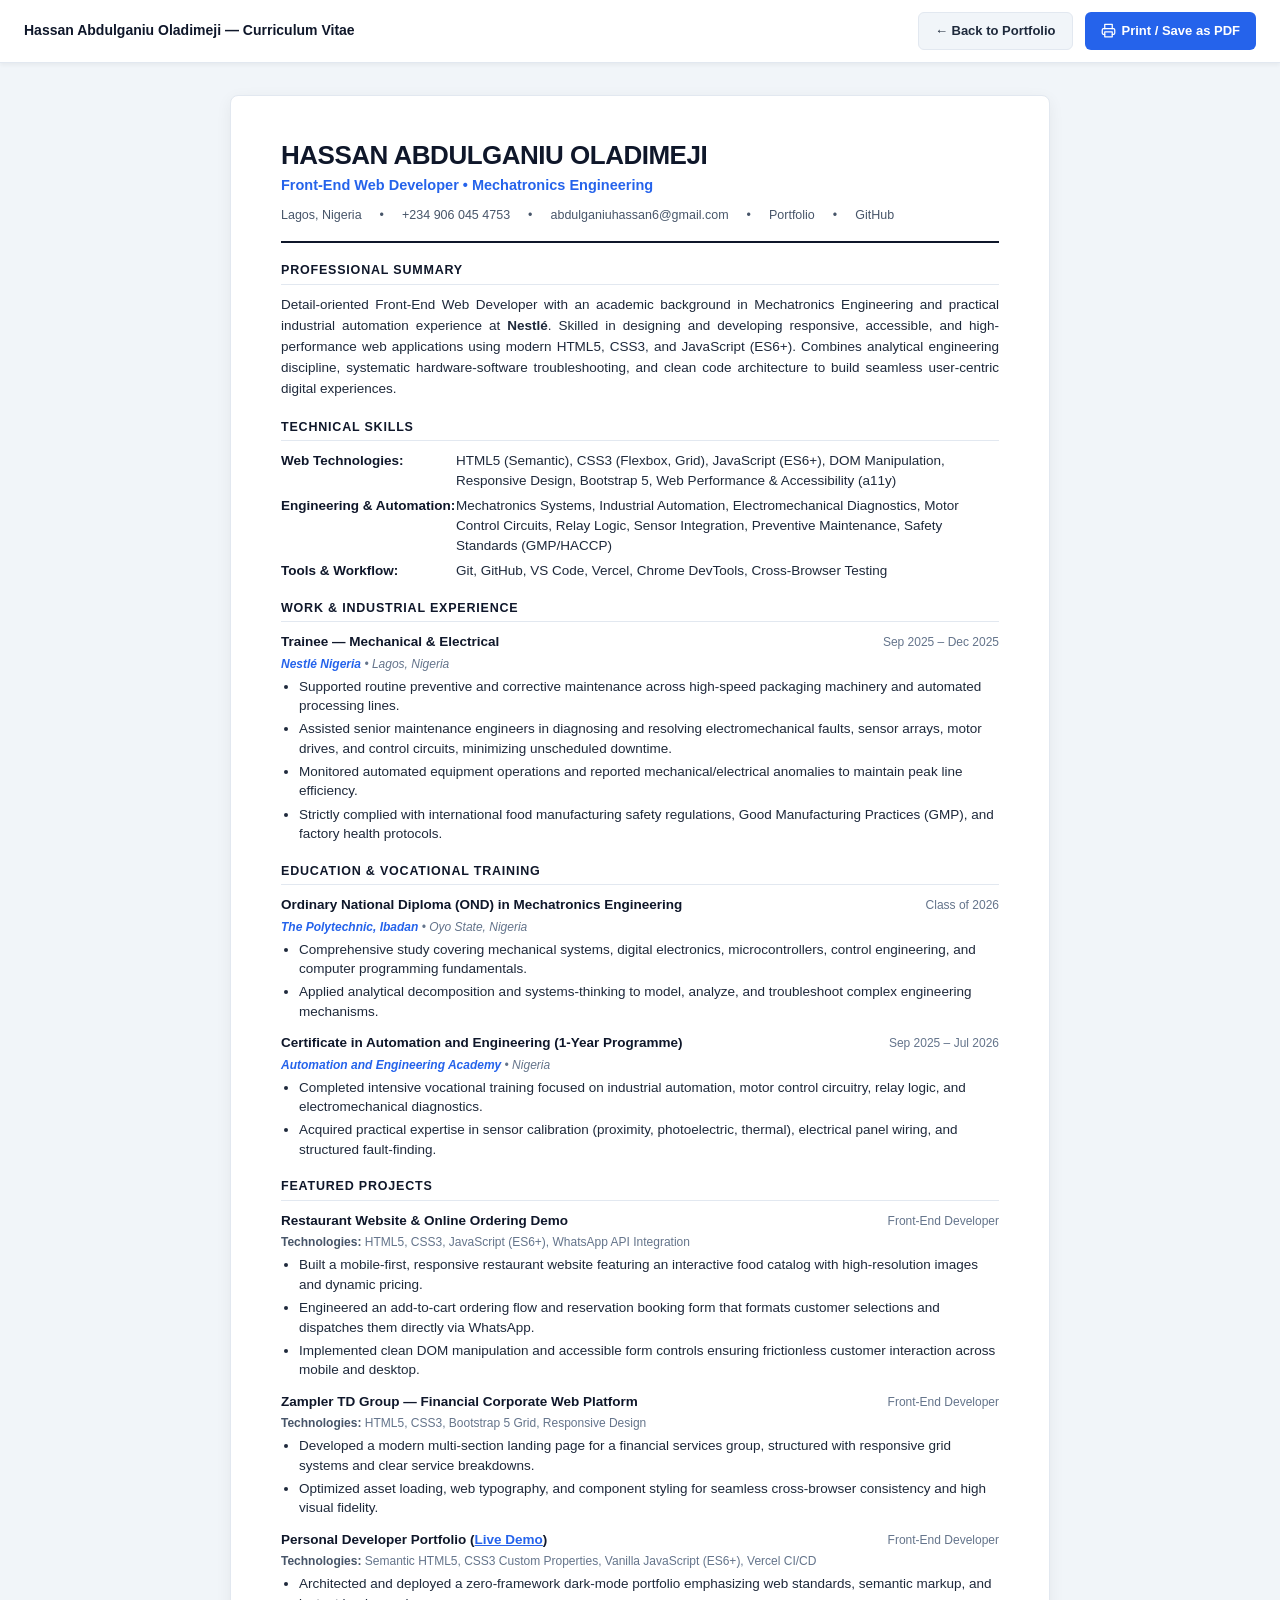
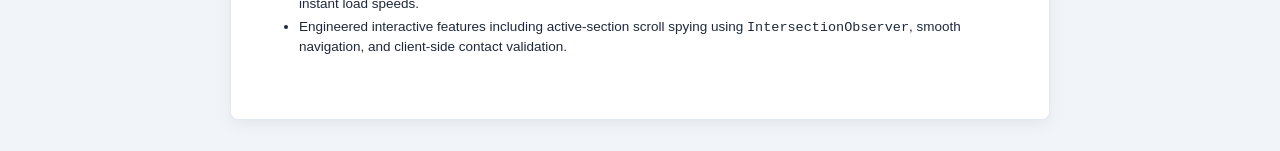
<file: cv.html>
<!DOCTYPE html>
<html lang="en">
<head>
  <meta charset="UTF-8">
  <meta name="viewport" content="width=device-width, initial-scale=1.0">
  <title>Hassan Abdulganiu Oladimeji - Curriculum Vitae</title>
  <style>
    :root {
      --primary-color: #0f172a;
      --accent-color: #2563eb;
      --text-main: #1e293b;
      --text-muted: #475569;
      --text-light: #64748b;
      --border-color: #e2e8f0;
      --bg-light: #f8fafc;
    }

    * {
      box-sizing: border-box;
      margin: 0;
      padding: 0;
    }

    body {
      font-family: -apple-system, BlinkMacSystemFont, "Segoe UI", Roboto, "Helvetica Neue", Arial, sans-serif;
      color: var(--text-main);
      background-color: #f1f5f9;
      line-height: 1.5;
      font-size: 13.5px;
      -webkit-font-smoothing: antialiased;
    }

    /* Floating action toolbar for web view */
    .toolbar {
      position: sticky;
      top: 0;
      background: #ffffff;
      border-bottom: 1px solid var(--border-color);
      padding: 12px 24px;
      display: flex;
      justify-content: space-between;
      align-items: center;
      box-shadow: 0 2px 4px rgba(0, 0, 0, 0.05);
      z-index: 100;
    }

    .toolbar-title {
      font-size: 14px;
      font-weight: 600;
      color: var(--primary-color);
    }

    .toolbar-actions {
      display: flex;
      gap: 12px;
    }

    .btn {
      display: inline-flex;
      align-items: center;
      gap: 6px;
      padding: 8px 16px;
      border-radius: 6px;
      font-size: 13px;
      font-weight: 600;
      text-decoration: none;
      cursor: pointer;
      border: none;
      transition: all 0.15s ease;
    }

    .btn-primary {
      background: var(--accent-color);
      color: #ffffff;
    }

    .btn-primary:hover {
      background: #1d4ed8;
    }

    .btn-secondary {
      background: #f1f5f9;
      color: var(--text-main);
      border: 1px solid var(--border-color);
    }

    .btn-secondary:hover {
      background: #e2e8f0;
    }

    /* Page container */
    .page {
      max-width: 820px;
      margin: 32px auto;
      background: #ffffff;
      padding: 44px 50px;
      border-radius: 8px;
      box-shadow: 0 4px 16px rgba(0, 0, 0, 0.06);
      border: 1px solid var(--border-color);
    }

    /* Header */
    header {
      border-bottom: 2px solid var(--primary-color);
      padding-bottom: 16px;
      margin-bottom: 18px;
    }

    .name {
      font-size: 26px;
      font-weight: 800;
      letter-spacing: -0.5px;
      color: var(--primary-color);
      text-transform: uppercase;
      line-height: 1.2;
    }

    .headline {
      font-size: 14.5px;
      font-weight: 600;
      color: var(--accent-color);
      margin-top: 4px;
      margin-bottom: 10px;
    }

    .contact-bar {
      display: flex;
      flex-wrap: wrap;
      gap: 8px 18px;
      font-size: 12.5px;
      color: var(--text-muted);
    }

    .contact-item {
      display: inline-flex;
      align-items: center;
      gap: 5px;
    }

    .contact-item a {
      color: var(--text-muted);
      text-decoration: none;
    }

    .contact-item a:hover {
      color: var(--accent-color);
      text-decoration: underline;
    }

    /* Sections */
    section {
      margin-bottom: 18px;
    }

    .section-title {
      font-size: 12.5px;
      font-weight: 800;
      text-transform: uppercase;
      letter-spacing: 0.8px;
      color: var(--primary-color);
      border-bottom: 1px solid var(--border-color);
      padding-bottom: 4px;
      margin-bottom: 10px;
    }

    .summary-text {
      color: var(--text-main);
      text-align: justify;
      line-height: 1.55;
    }

    /* Skill blocks */
    .skills-grid {
      display: flex;
      flex-direction: column;
      gap: 6px;
    }

    .skill-row {
      display: flex;
      line-height: 1.45;
    }

    .skill-label {
      width: 175px;
      font-weight: 700;
      color: var(--primary-color);
      flex-shrink: 0;
    }

    .skill-items {
      color: var(--text-main);
      flex-grow: 1;
    }

    /* Entry items */
    .entry {
      margin-bottom: 12px;
    }

    .entry:last-child {
      margin-bottom: 0;
    }

    .entry-header {
      display: flex;
      justify-content: space-between;
      align-items: baseline;
      margin-bottom: 2px;
    }

    .entry-title {
      font-size: 13.5px;
      font-weight: 700;
      color: var(--primary-color);
    }

    .entry-company {
      font-weight: 600;
      color: var(--accent-color);
    }

    .entry-date {
      font-size: 12px;
      font-weight: 500;
      color: var(--text-light);
      white-space: nowrap;
    }

    .entry-location {
      font-size: 12px;
      color: var(--text-light);
      font-style: italic;
      margin-bottom: 4px;
    }

    ul.bullet-list {
      margin-left: 18px;
      margin-top: 4px;
      color: var(--text-main);
    }

    ul.bullet-list li {
      margin-bottom: 3.5px;
      line-height: 1.45;
    }

    ul.bullet-list li:last-child {
      margin-bottom: 0;
    }

    .project-tech {
      font-size: 12px;
      color: var(--text-light);
      margin-bottom: 4px;
    }

    .project-tech strong {
      color: var(--text-muted);
    }

    /* Print styling rules */
    @media print {
      body {
        background: #ffffff;
        font-size: 11pt;
        color: #000000;
      }

      .toolbar {
        display: none !important;
      }

      .page {
        max-width: 100%;
        margin: 0;
        padding: 0;
        border: none;
        box-shadow: none;
        border-radius: 0;
      }

      header {
        border-bottom-color: #0f172a;
      }

      .name {
        color: #0f172a;
      }

      .headline {
        color: #2563eb;
      }

      a {
        text-decoration: none;
        color: inherit;
      }

      .section-title {
        border-bottom-color: #cbd5e1;
        break-after: avoid;
      }

      .entry {
        break-inside: avoid;
      }
    }
  </style>
</head>
<body>

  <!-- Top toolbar for viewing in browser -->
  <div class="toolbar">
    <div class="toolbar-title">Hassan Abdulganiu Oladimeji &mdash; Curriculum Vitae</div>
    <div class="toolbar-actions">
      <a href="index.html" class="btn btn-secondary">&larr; Back to Portfolio</a>
      <button onclick="window.print()" class="btn btn-primary">
        <svg width="15" height="15" viewBox="0 0 24 24" fill="none" stroke="currentColor" stroke-width="2" stroke-linecap="round" stroke-linejoin="round">
          <polyline points="6 9 6 2 18 2 18 9"></polyline>
          <path d="M6 18H4a2 2 0 0 1-2-2v-5a2 2 0 0 1 2-2h16a2 2 0 0 1 2 2v5a2 2 0 0 1-2 2h-2"></path>
          <rect x="6" y="14" width="12" height="8"></rect>
        </svg>
        Print / Save as PDF
      </button>
    </div>
  </div>

  <main class="page">
    
    <!-- HEADER -->
    <header>
      <h1 class="name">Hassan Abdulganiu Oladimeji</h1>
      <p class="headline">Front-End Web Developer &bull; Mechatronics Engineering</p>
      <div class="contact-bar">
        <span class="contact-item">Lagos, Nigeria</span>
        <span class="contact-item">&bull;</span>
        <span class="contact-item"><a href="tel:+2349060454753">+234 906 045 4753</a></span>
        <span class="contact-item">&bull;</span>
        <span class="contact-item"><a href="mailto:abdulganiuhassan6@gmail.com">abdulganiuhassan6@gmail.com</a></span>
        <span class="contact-item">&bull;</span>
        <span class="contact-item"><a href="https://my-portfolio-qvypp3ht3-hassan-aeb8.vercel.app" target="_blank">Portfolio</a></span>
        <span class="contact-item">&bull;</span>
        <span class="contact-item"><a href="https://github.com/hassanabdulganiu" target="_blank">GitHub</a></span>
      </div>
    </header>

    <!-- PROFESSIONAL SUMMARY -->
    <section>
      <h2 class="section-title">Professional Summary</h2>
      <p class="summary-text">
        Detail-oriented Front-End Web Developer with an academic background in Mechatronics Engineering and practical industrial automation experience at <strong>Nestlé</strong>. Skilled in designing and developing responsive, accessible, and high-performance web applications using modern HTML5, CSS3, and JavaScript (ES6+). Combines analytical engineering discipline, systematic hardware-software troubleshooting, and clean code architecture to build seamless user-centric digital experiences.
      </p>
    </section>

    <!-- TECHNICAL SKILLS -->
    <section>
      <h2 class="section-title">Technical Skills</h2>
      <div class="skills-grid">
        <div class="skill-row">
          <span class="skill-label">Web Technologies:</span>
          <span class="skill-items">HTML5 (Semantic), CSS3 (Flexbox, Grid), JavaScript (ES6+), DOM Manipulation, Responsive Design, Bootstrap 5, Web Performance & Accessibility (a11y)</span>
        </div>
        <div class="skill-row">
          <span class="skill-label">Engineering & Automation:</span>
          <span class="skill-items">Mechatronics Systems, Industrial Automation, Electromechanical Diagnostics, Motor Control Circuits, Relay Logic, Sensor Integration, Preventive Maintenance, Safety Standards (GMP/HACCP)</span>
        </div>
        <div class="skill-row">
          <span class="skill-label">Tools & Workflow:</span>
          <span class="skill-items">Git, GitHub, VS Code, Vercel, Chrome DevTools, Cross-Browser Testing</span>
        </div>
      </div>
    </section>

    <!-- WORK & INDUSTRIAL EXPERIENCE -->
    <section>
      <h2 class="section-title">Work & Industrial Experience</h2>
      
      <div class="entry">
        <div class="entry-header">
          <span class="entry-title">Trainee &mdash; Mechanical & Electrical</span>
          <span class="entry-date">Sep 2025 &ndash; Dec 2025</span>
        </div>
        <div class="entry-location"><span class="entry-company">Nestlé Nigeria</span> &bull; Lagos, Nigeria</div>
        <ul class="bullet-list">
          <li>Supported routine preventive and corrective maintenance across high-speed packaging machinery and automated processing lines.</li>
          <li>Assisted senior maintenance engineers in diagnosing and resolving electromechanical faults, sensor arrays, motor drives, and control circuits, minimizing unscheduled downtime.</li>
          <li>Monitored automated equipment operations and reported mechanical/electrical anomalies to maintain peak line efficiency.</li>
          <li>Strictly complied with international food manufacturing safety regulations, Good Manufacturing Practices (GMP), and factory health protocols.</li>
        </ul>
      </div>
    </section>

    <!-- EDUCATION & VOCATIONAL TRAINING -->
    <section>
      <h2 class="section-title">Education & Vocational Training</h2>

      <div class="entry">
        <div class="entry-header">
          <span class="entry-title">Ordinary National Diploma (OND) in Mechatronics Engineering</span>
          <span class="entry-date">Class of 2026</span>
        </div>
        <div class="entry-location"><span class="entry-company">The Polytechnic, Ibadan</span> &bull; Oyo State, Nigeria</div>
        <ul class="bullet-list">
          <li>Comprehensive study covering mechanical systems, digital electronics, microcontrollers, control engineering, and computer programming fundamentals.</li>
          <li>Applied analytical decomposition and systems-thinking to model, analyze, and troubleshoot complex engineering mechanisms.</li>
        </ul>
      </div>

      <div class="entry">
        <div class="entry-header">
          <span class="entry-title">Certificate in Automation and Engineering (1-Year Programme)</span>
          <span class="entry-date">Sep 2025 &ndash; Jul 2026</span>
        </div>
        <div class="entry-location"><span class="entry-company">Automation and Engineering Academy</span> &bull; Nigeria</div>
        <ul class="bullet-list">
          <li>Completed intensive vocational training focused on industrial automation, motor control circuitry, relay logic, and electromechanical diagnostics.</li>
          <li>Acquired practical expertise in sensor calibration (proximity, photoelectric, thermal), electrical panel wiring, and structured fault-finding.</li>
        </ul>
      </div>
    </section>

    <!-- FEATURED PROJECTS -->
    <section>
      <h2 class="section-title">Featured Projects</h2>

      <div class="entry">
        <div class="entry-header">
          <span class="entry-title">Restaurant Website & Online Ordering Demo</span>
          <span class="entry-date">Front-End Developer</span>
        </div>
        <p class="project-tech"><strong>Technologies:</strong> HTML5, CSS3, JavaScript (ES6+), WhatsApp API Integration</p>
        <ul class="bullet-list">
          <li>Built a mobile-first, responsive restaurant website featuring an interactive food catalog with high-resolution images and dynamic pricing.</li>
          <li>Engineered an add-to-cart ordering flow and reservation booking form that formats customer selections and dispatches them directly via WhatsApp.</li>
          <li>Implemented clean DOM manipulation and accessible form controls ensuring frictionless customer interaction across mobile and desktop.</li>
        </ul>
      </div>

      <div class="entry">
        <div class="entry-header">
          <span class="entry-title">Zampler TD Group &mdash; Financial Corporate Web Platform</span>
          <span class="entry-date">Front-End Developer</span>
        </div>
        <p class="project-tech"><strong>Technologies:</strong> HTML5, CSS3, Bootstrap 5 Grid, Responsive Design</p>
        <ul class="bullet-list">
          <li>Developed a modern multi-section landing page for a financial services group, structured with responsive grid systems and clear service breakdowns.</li>
          <li>Optimized asset loading, web typography, and component styling for seamless cross-browser consistency and high visual fidelity.</li>
        </ul>
      </div>

      <div class="entry">
        <div class="entry-header">
          <span class="entry-title">Personal Developer Portfolio (<a href="https://my-portfolio-qvypp3ht3-hassan-aeb8.vercel.app" target="_blank" style="color: var(--accent-color);">Live Demo</a>)</span>
          <span class="entry-date">Front-End Developer</span>
        </div>
        <p class="project-tech"><strong>Technologies:</strong> Semantic HTML5, CSS3 Custom Properties, Vanilla JavaScript (ES6+), Vercel CI/CD</p>
        <ul class="bullet-list">
          <li>Architected and deployed a zero-framework dark-mode portfolio emphasizing web standards, semantic markup, and instant load speeds.</li>
          <li>Engineered interactive features including active-section scroll spying using <code>IntersectionObserver</code>, smooth navigation, and client-side contact validation.</li>
        </ul>
      </div>

    </section>

  </main>

</body>
</html>
</file>
